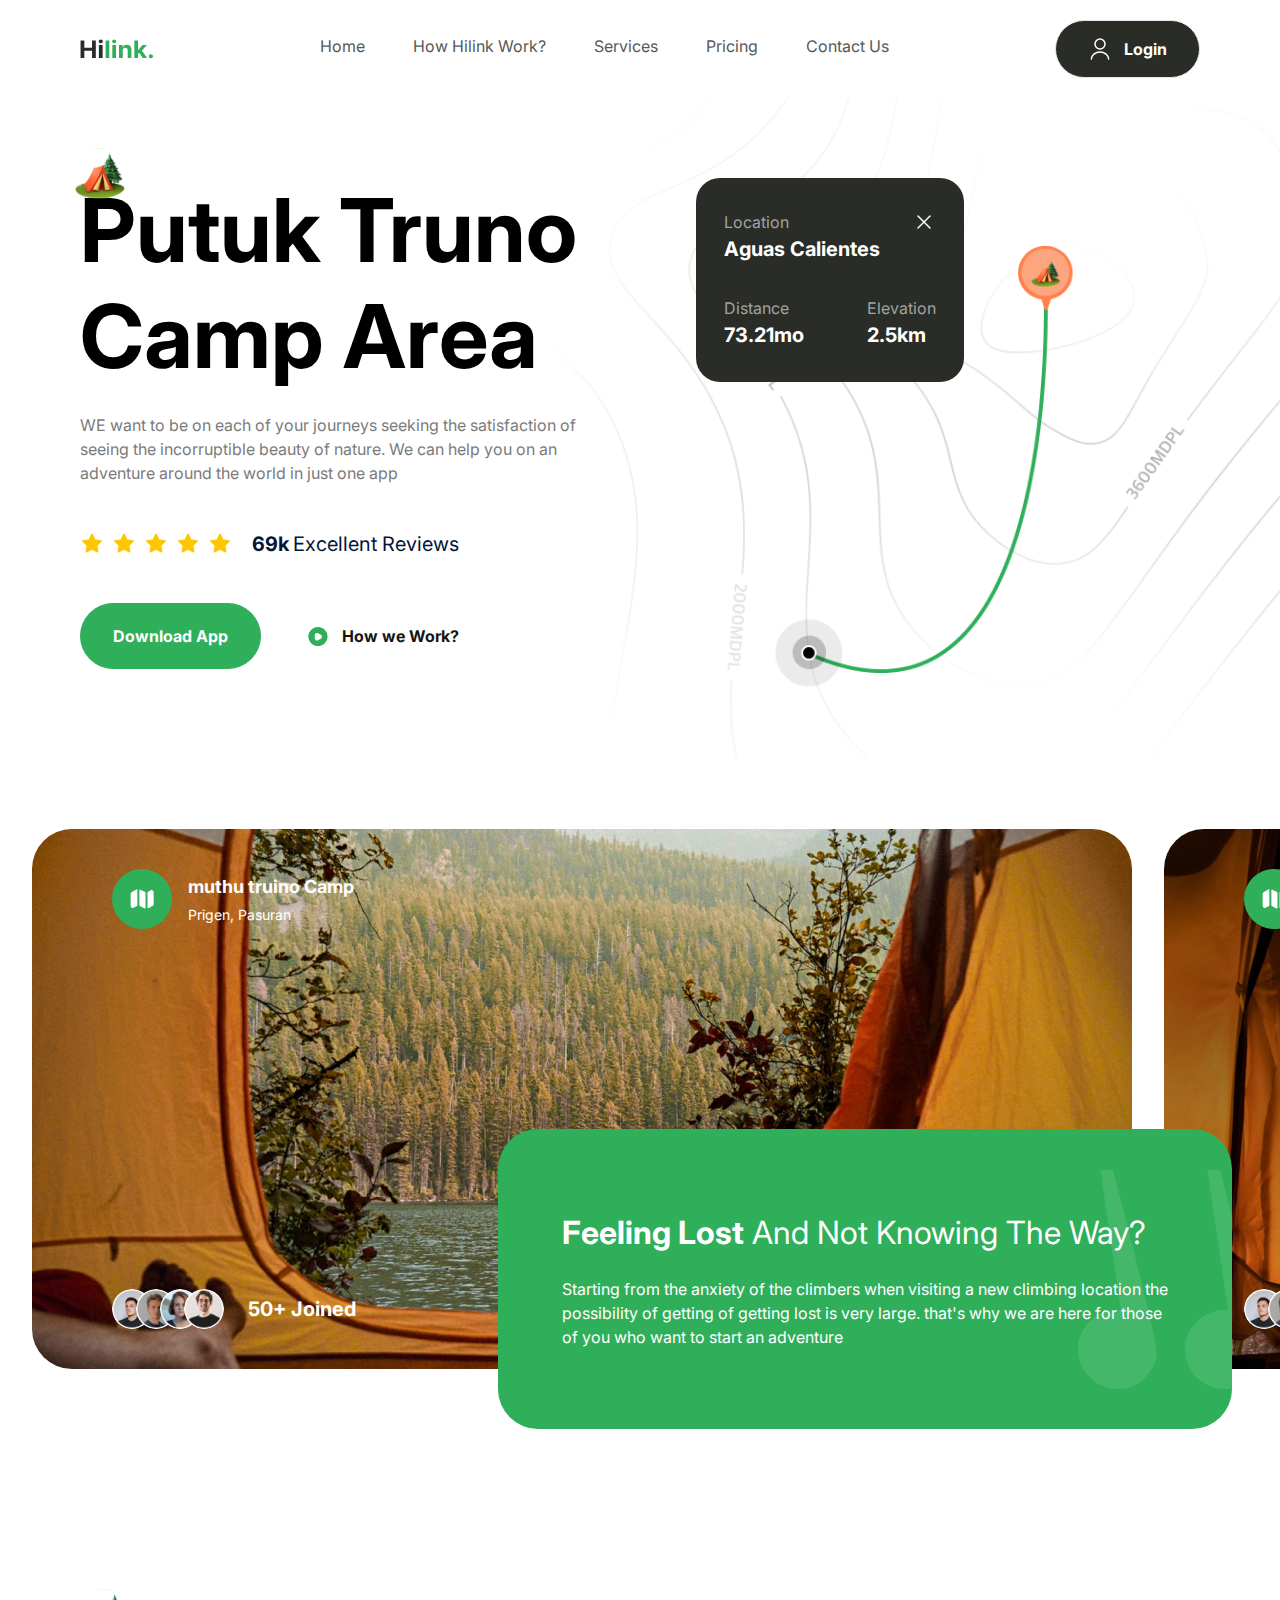
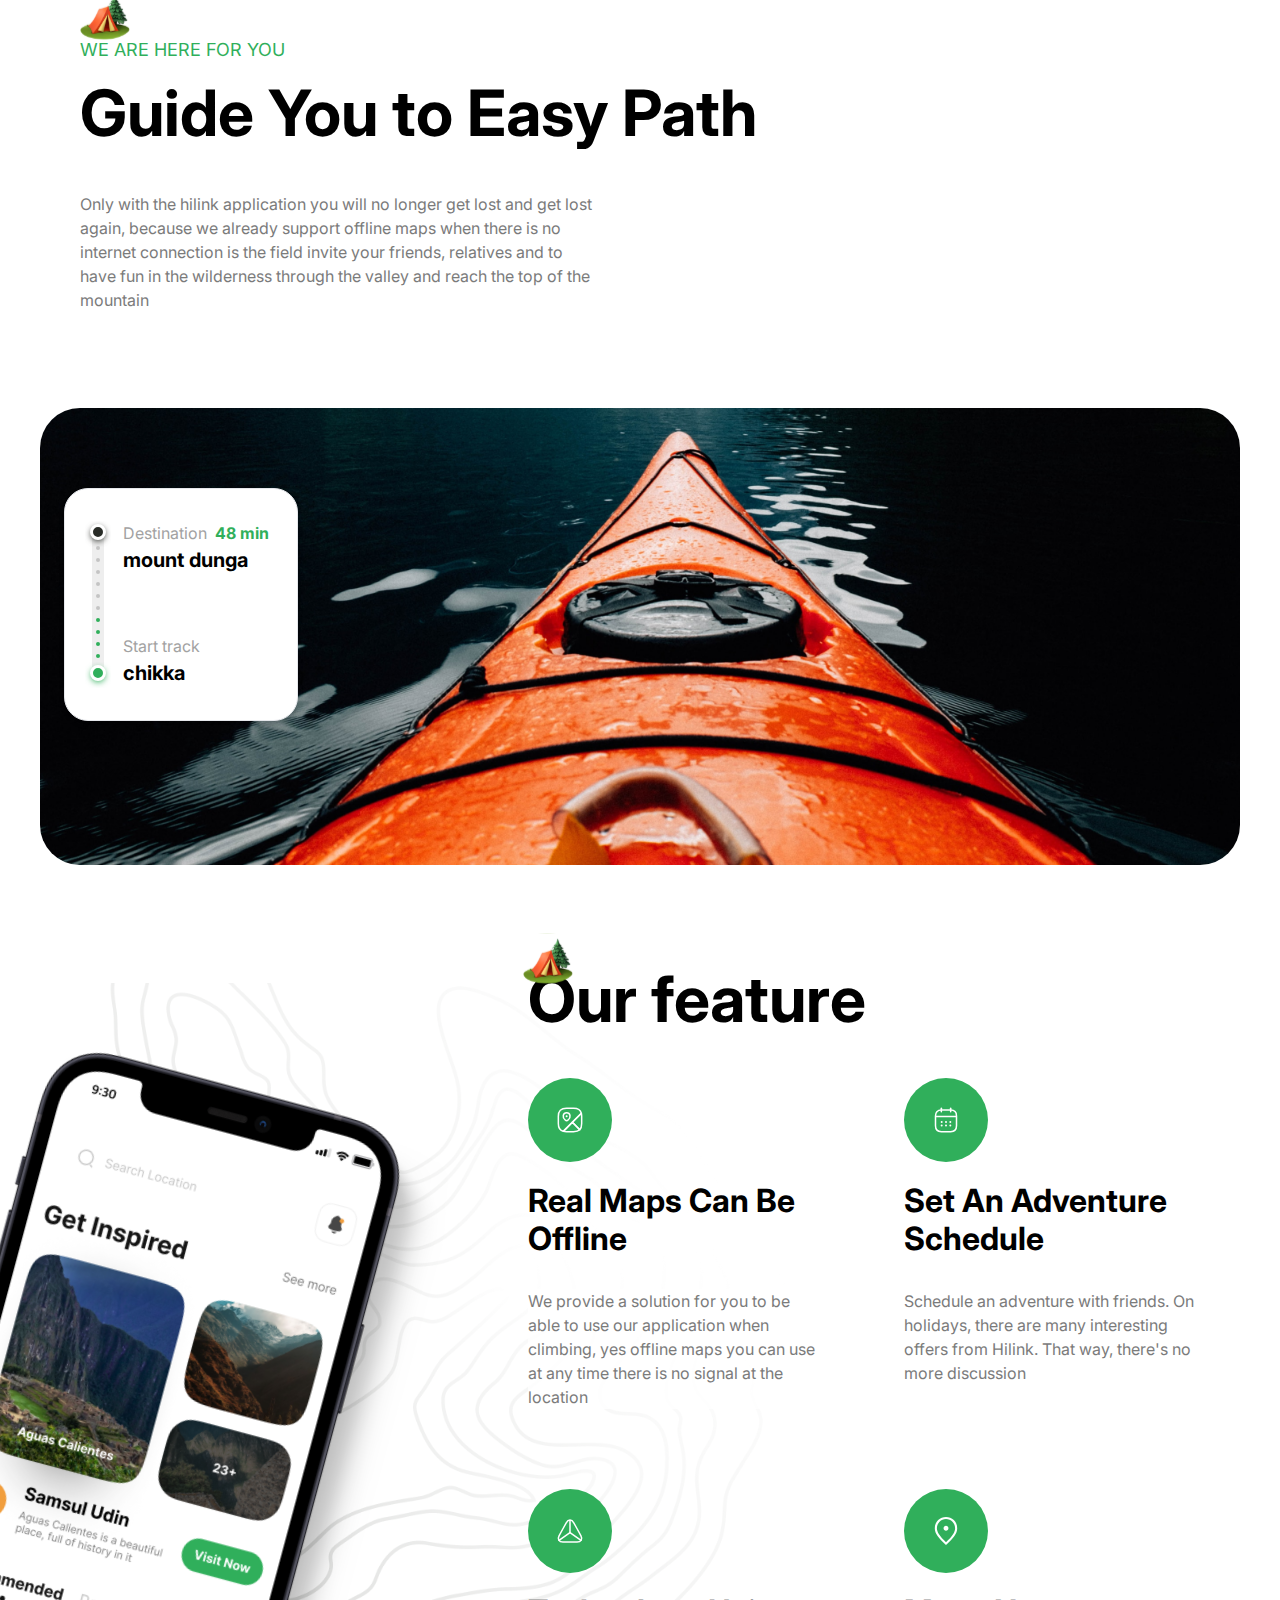
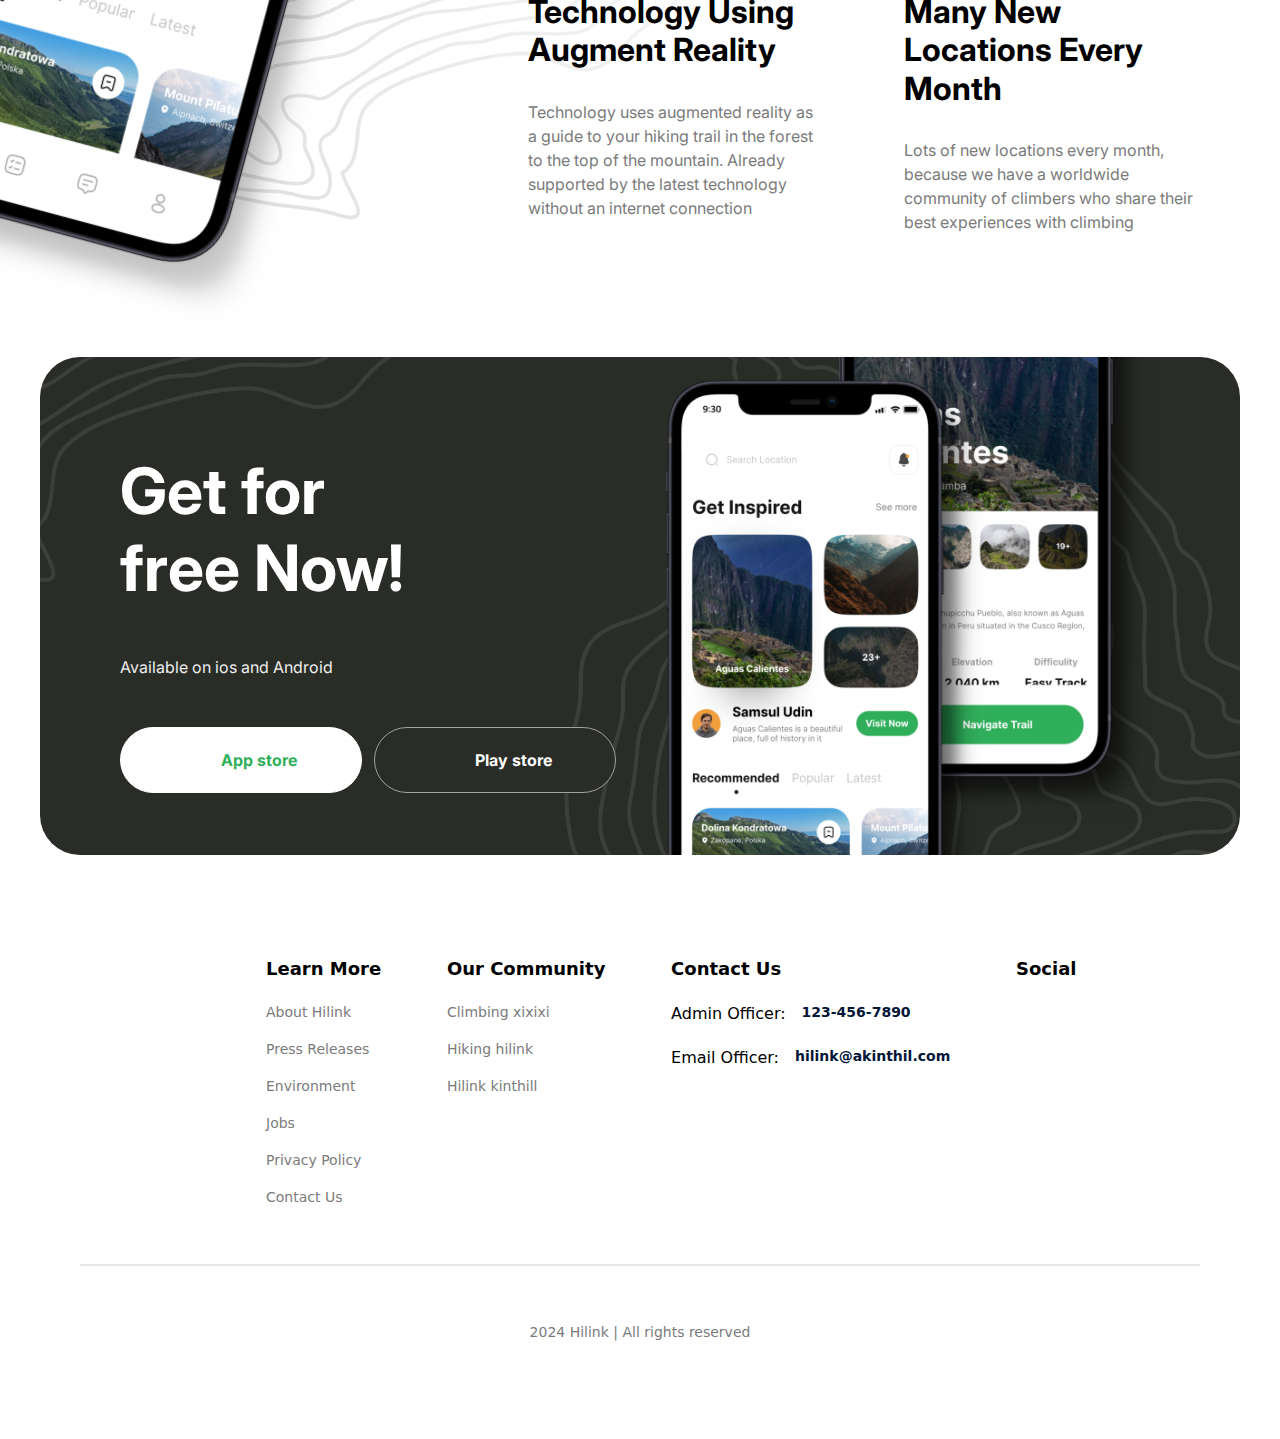
<file: index.html>
<!DOCTYPE html><html lang="en"><head><meta charSet="utf-8"/><meta name="viewport" content="width=device-width, initial-scale=1"/><link rel="stylesheet" href="/_next/static/css/4dff9b68384bceac.css" crossorigin="" data-precedence="next"/><link rel="preload" as="script" fetchPriority="low" href="/_next/static/chunks/webpack-95cb23bbe989a661.js" crossorigin=""/><script src="/_next/static/chunks/fd9d1056-d541f7045da6cc56.js" async="" crossorigin=""></script><script src="/_next/static/chunks/938-ef447588266c0b32.js" async="" crossorigin=""></script><script src="/_next/static/chunks/main-app-fe7aa80d61307217.js" async="" crossorigin=""></script><script src="/_next/static/chunks/986-84d2cb060bccdd3b.js" async=""></script><script src="/_next/static/chunks/app/page-b334ff8cc478b5bf.js" async=""></script><script src="/_next/static/chunks/36-77eaaa53867e1235.js" async=""></script><script src="/_next/static/chunks/app/layout-697487e740c8ff50.js" async=""></script><title>Traval</title><meta name="description" content="Traval UI/UX App for Camping"/><script src="/_next/static/chunks/polyfills-c67a75d1b6f99dc8.js" crossorigin="" noModule=""></script></head><body><nav class=" flexBetween max-contaner padding-container relative z-30 py-5 overflow-hidden  "><a href="/"><img alt="logo" loading="lazy" width="74" height="29" decoding="async" data-nimg="1" style="color:transparent" src="/_next/static/media/hilink-logo.67827621.svg"/></a><ul class="hidden h-full gap-12 lg:flex"><a class="regular-16 text-gray-50 flexCenter cursor-pointer pb-1.5 transition-all hover:font-bold" href="/">Home</a><a class="regular-16 text-gray-50 flexCenter cursor-pointer pb-1.5 transition-all hover:font-bold" href="/">How Hilink Work?</a><a class="regular-16 text-gray-50 flexCenter cursor-pointer pb-1.5 transition-all hover:font-bold" href="/">Services</a><a class="regular-16 text-gray-50 flexCenter cursor-pointer pb-1.5 transition-all hover:font-bold" href="/">Pricing </a><a class="regular-16 text-gray-50 flexCenter cursor-pointer pb-1.5 transition-all hover:font-bold" href="/">Contact Us</a></ul><div class="lg:flexCenter hidden"><button type="button" class="flexCenter gap-3 rounded-full border btn_dark_green  undefined"><img alt="button" loading="lazy" width="24" height="24" decoding="async" data-nimg="1" style="color:transparent" src="/user.svg"/><label class="bold-16 whitespace-nowrap cursor-pointer">Login</label></button></div><div class="p-0 lg:hidden"><img alt="menu" loading="lazy" width="32" height="32" decoding="async" data-nimg="1" class="inline-block cursor-pointer lg:hidden" style="color:transparent" src="menu.svg"/></div><div class="  w-full h-screen lg:hidden absolute top-0 left-full  z-34 bg-white flex justify-around   flex-col gap-0 ease-in-out duration-500   "><ul class="flex justify-start items-center flex-col gap-6 h-full "><div class="w-full  cursor-pointer  flex  justify-end items-end  mt-5 px-7"><img alt="back" loading="lazy" width="36" height="36" decoding="async" data-nimg="1" style="color:transparent" src="/_next/static/media/cross.f7ef0b6e.svg"/></div><a class="regular-16 flexCenter text-gray-50 pb-1.5 " href="/">Home</a><a class="regular-16 flexCenter text-gray-50 pb-1.5 " href="/">How Hilink Work?</a><a class="regular-16 flexCenter text-gray-50 pb-1.5 " href="/">Services</a><a class="regular-16 flexCenter text-gray-50 pb-1.5 " href="/">Pricing </a><a class="regular-16 flexCenter text-gray-50 pb-1.5 " href="/">Contact Us</a><div class="lg:hidden flexCenter  "><button type="button" class="flexCenter gap-3 rounded-full border btn_dark_green  undefined"><img alt="button" loading="lazy" width="24" height="24" decoding="async" data-nimg="1" style="color:transparent" src="/user.svg"/><label class="bold-16 whitespace-nowrap cursor-pointer">Login</label></button></div></ul></div></nav><main class="relative overflow-hidden"><section class="max-container padding-container flex flex-col gap-20 py-10 pb-32 md:gap-28 lg:py-20 xl:flex-row"><div class="hero-map"></div><div class="relative z-20 flex  flex-1 flex-col xl:w-1/2"><img alt="camp" loading="lazy" width="50" height="50" decoding="async" data-nimg="1" class="absolute left-[-5px] top-[-30px] w-10 lg:w-[50px]" style="color:transparent" src="/camp.svg"/><h1 class="bold-52 lg:bold-88">Putuk Truno Camp Area</h1><p class="regular-16 mt-6 text-gray-30 xl:max-w-[520px]">WE want to be on each of your journeys seeking the satisfaction of seeing the incorruptible beauty of nature. We can help you on an adventure around the world in just one app</p><div class="my-11 flex flex-wrap gap-5"><div class="flex items-center gap-2 "><img alt="star" loading="lazy" width="24" height="24" decoding="async" data-nimg="1" style="color:transparent" src="/star.svg"/><img alt="star" loading="lazy" width="24" height="24" decoding="async" data-nimg="1" style="color:transparent" src="/star.svg"/><img alt="star" loading="lazy" width="24" height="24" decoding="async" data-nimg="1" style="color:transparent" src="/star.svg"/><img alt="star" loading="lazy" width="24" height="24" decoding="async" data-nimg="1" style="color:transparent" src="/star.svg"/><img alt="star" loading="lazy" width="24" height="24" decoding="async" data-nimg="1" style="color:transparent" src="/star.svg"/></div><p class="bold-16 lg:bold-20 text-blue-70">69k<span class="regular-16 lg:regular-20 ml-1 ">Excellent Reviews</span></p></div><div class="flex flex-col w-full gap-3 sm:flex-row"><button type="button" class="flexCenter gap-3 rounded-full border btn_green  undefined"><label class="bold-16 whitespace-nowrap cursor-pointer">Download App</label></button><button type="button" class="flexCenter gap-3 rounded-full border btn_white_text  undefined"><img alt="button" loading="lazy" width="24" height="24" decoding="async" data-nimg="1" style="color:transparent" src="/play.svg"/><label class="bold-16 whitespace-nowrap cursor-pointer">How we Work?</label></button></div></div><div class="relative flex flex-1 items-start "><div class="relative z-20 flex w-[268px] flex-col gap-8 rounded-3xl bg-green-90 px-7 py-8"><div class="flex flex-col"><div class="flexBetween"><p class="regular-16 text-gray-20">Location</p><img alt="close" loading="lazy" width="24" height="24" decoding="async" data-nimg="1" style="color:transparent" src="/close.svg"/></div><p class="bold-20 text-white">Aguas Calientes</p></div><div class="flexBetween"><div class="flex flex-col"><p class="regular-16 block  text-gray-20">Distance</p><p class="bold-20 text-white">73.21mo</p></div><div class="flex flex-col"><p class="regular-16 block  text-gray-20">Elevation</p><p class="bold-20 text-white">2.5km</p></div></div></div></div></section><section class=" 2xl:max-conatiner relative flex flex-col py-10 lg:mb-10 lg:py-20 xl:mb-20"><div class="hide-scrollbar flex h-[340px] w-full items-start justify-start gap-8 overflow-x-auto  lg:px-8 lg:h-[400px] xl:h-[540px] "><div class="h-full w-full min-w-[1100px] bg-bg-img-2 bg-cover bg-no-repeat lg:rounded-5xl 2xl:rounded-5xl"><div class="flex h-full flex-col items-start justify-between p-6 lg:px-20 lg:py-10 "><div class="flexCenter gap-4 "><div class="rounded-full bg-green-50 p-4"><img alt="map" loading="lazy" width="28" height="28" decoding="async" data-nimg="1" style="color:transparent" src="/folded-map.svg"/></div><div class="flex flex-col gap-1"><h4 class="bold-18 text-white">muthu truino Camp</h4><p class="regular-14 text-white">Prigen, Pasuran</p></div></div><div class="flexCenter gap-6"><span class="flex -space-x-4 overflow-hidden"><img alt="person" loading="lazy" width="52" height="52" decoding="async" data-nimg="1" class="inline-block h-10 w-10 rounded-full" style="color:transparent" src="/person-1.png"/><img alt="person" loading="lazy" width="52" height="52" decoding="async" data-nimg="1" class="inline-block h-10 w-10 rounded-full" style="color:transparent" src="/person-2.png"/><img alt="person" loading="lazy" width="52" height="52" decoding="async" data-nimg="1" class="inline-block h-10 w-10 rounded-full" style="color:transparent" src="/person-3.png"/><img alt="person" loading="lazy" width="52" height="52" decoding="async" data-nimg="1" class="inline-block h-10 w-10 rounded-full" style="color:transparent" src="/person-4.png"/></span><p class="bold-16 md:bold-20 text-white">50+ Joined</p></div></div></div><div class="h-full w-full min-w-[1100px] bg-bg-img-1 bg-cover bg-no-repeat lg:rounded-5xl 2xl:rounded-5xl"><div class="flex h-full flex-col items-start justify-between p-6 lg:px-20 lg:py-10 "><div class="flexCenter gap-4 "><div class="rounded-full bg-green-50 p-4"><img alt="map" loading="lazy" width="28" height="28" decoding="async" data-nimg="1" style="color:transparent" src="/folded-map.svg"/></div><div class="flex flex-col gap-1"><h4 class="bold-18 text-white">Mountain view Camp</h4><p class="regular-14 text-white">Prigen, Pasuran</p></div></div><div class="flexCenter gap-6"><span class="flex -space-x-4 overflow-hidden"><img alt="person" loading="lazy" width="52" height="52" decoding="async" data-nimg="1" class="inline-block h-10 w-10 rounded-full" style="color:transparent" src="/person-1.png"/><img alt="person" loading="lazy" width="52" height="52" decoding="async" data-nimg="1" class="inline-block h-10 w-10 rounded-full" style="color:transparent" src="/person-2.png"/><img alt="person" loading="lazy" width="52" height="52" decoding="async" data-nimg="1" class="inline-block h-10 w-10 rounded-full" style="color:transparent" src="/person-3.png"/><img alt="person" loading="lazy" width="52" height="52" decoding="async" data-nimg="1" class="inline-block h-10 w-10 rounded-full" style="color:transparent" src="/person-4.png"/></span><p class="bold-16 md:bold-20 text-white">60+ Joined</p></div></div></div></div><div class="flexEnd mt-10 px-6 lg:-mt-60 lg:mr-6"><div class="bg-green-50 p-8 lg:max-w-[500px] xl:max-w-[734px] xl:rounded-5xl xl:px-16 xl:py-20 relative w-full   overflow-hidden rounded-3xl"><h2 class="regular-24 md:regular-32 2xl:regular-64 capitalize text-white"><strong>Feeling Lost</strong> And Not Knowing The Way?</h2><p class="regular-14 xl:regular-16 mt-5 text-white">Starting from the anxiety of the climbers when visiting a new climbing location the possibility of getting of getting lost is very large. that&#x27;s why we are here for those of you who want to start an adventure</p><img alt="camp-2" loading="lazy" width="186" height="219" decoding="async" data-nimg="1" class="camp-quote" style="color:transparent" src="/quote.svg"/></div></div></section><section class="flextCenter flex-col"><div class=" padding-container max-container w-full pb-24"><img alt="camp" loading="lazy" width="50" height="50" decoding="async" data-nimg="1" style="color:transparent" src="/camp.svg"/><p class="uppercase regular-18 -mt-1 mb-3 text-green-50">we are here for you</p><div class="flex flex-wrap justify-between gap-5 lg:gap-10 "><h2 class="bold-40 lg:bold-64 xl:max:w-[390px]">Guide You to Easy Path</h2><p class="regular-16 text-gray-30 xl:max-w-[520px]">Only with the hilink application you will no longer get lost and get lost again, because we already support offline maps when there is no internet connection  is the field invite your friends, relatives and to have fun in the wilderness through the valley and reach the top of the mountain</p></div></div><div class="flexCenter max-conatiner relative w-full xl:px-10"><img alt="boat" loading="lazy" width="1280" height="480" decoding="async" data-nimg="1" class="w-full object-cover object-center   xl:rounded-5xl " style="color:transparent" src="/boat.png"/><div class="absolute flex bg-white py-8 pl-5 pr-7 gap-3 rounded-3xl border shadow-md md:left-[5%] lg:top-20"><img alt="meter" loading="lazy" width="16" height="158" decoding="async" data-nimg="1" class="h-full w-auto" style="color:transparent" src="/meter.svg"/><div class="flexBetween flex-col "><div class="flex w-full flex-col"><div class="flexBetween gap-2 w-full"><p class="regular-16 text-gray-20 ">Destination</p><p class="bold-16 text-green-50">48 min</p></div><p class="bold-20 ">mount dunga </p></div><div class="flex w-full flex-col"><p class="regular-16 text-gray-20 ">Start track</p><h4 class="bold-20 ">  chikka </h4></div></div></div></div></section><section class=" flex-col flexCenter overflow-hidden bg-feature-bg bg-center bg-no-repeat py-24"><div class="max-container flex padding-container relative w-full justify-end"><div class=" flex flex-1 lg:h-[900px]"><img alt="phone" loading="lazy" width="440" height="1000" decoding="async" data-nimg="1" class="feature-phone" style="color:transparent" src="/phone.png"/></div><div class="z-20 flex w-full flex-col lg:w-[60%]"><div class="relative "><img alt="camp " loading="lazy" width="50" height="50" decoding="async" data-nimg="1" class="absolute left-[-5px] top-[-28px] lg:w-[50px]" style="color:transparent" src="/camp.svg"/></div><h2 class="bold-40 lg:bold-64">Our feature</h2><ul class="mt-10 grid gap-10 md:grid-cols-2 lg:mg-20 lg:gap-20"><li class=" flex w-full flex-1 flex-col items-start"><div class="rounded-full p-4 lg:p-7 bg-green-50"><img alt="icon" loading="lazy" width="28" height="28" decoding="async" data-nimg="1" style="color:transparent" src="/map.svg"/></div><h2 class="bold-20 lg:bold-32 mt-5 capitalize">Real maps can be offline</h2><p class="regular-16 mt-5 bg-white/80 text-gray-30 lg:mt-[30px] lg:bg-none">We provide a solution for you to be able to use our application when climbing, yes offline maps you can use at any time there is no signal at the location</p></li><li class=" flex w-full flex-1 flex-col items-start"><div class="rounded-full p-4 lg:p-7 bg-green-50"><img alt="icon" loading="lazy" width="28" height="28" decoding="async" data-nimg="1" style="color:transparent" src="/calendar.svg"/></div><h2 class="bold-20 lg:bold-32 mt-5 capitalize">Set an adventure schedule</h2><p class="regular-16 mt-5 bg-white/80 text-gray-30 lg:mt-[30px] lg:bg-none">Schedule an adventure with friends. On holidays, there are many interesting offers from Hilink. That way, there&#x27;s no more discussion</p></li><li class=" flex w-full flex-1 flex-col items-start"><div class="rounded-full p-4 lg:p-7 bg-green-50"><img alt="icon" loading="lazy" width="28" height="28" decoding="async" data-nimg="1" style="color:transparent" src="/tech.svg"/></div><h2 class="bold-20 lg:bold-32 mt-5 capitalize">Technology using augment reality</h2><p class="regular-16 mt-5 bg-white/80 text-gray-30 lg:mt-[30px] lg:bg-none">Technology uses augmented reality as a guide to your hiking trail in the forest to the top of the mountain. Already supported by the latest technology without an internet connection</p></li><li class=" flex w-full flex-1 flex-col items-start"><div class="rounded-full p-4 lg:p-7 bg-green-50"><img alt="icon" loading="lazy" width="28" height="28" decoding="async" data-nimg="1" style="color:transparent" src="/location.svg"/></div><h2 class="bold-20 lg:bold-32 mt-5 capitalize">Many new locations every month</h2><p class="regular-16 mt-5 bg-white/80 text-gray-30 lg:mt-[30px] lg:bg-none">Lots of new locations every month, because we have a worldwide community of climbers who share their best experiences with climbing</p></li></ul></div></div></section><section class="flexCenter w-full flex-col pb-[100px] xl:px-10"><div class="get-app"><div class="z-20 flex w-full flex-1 flex-col items-start justift-center gap-12"><h2 class="bold-40 lg:bold-64 xl:max-w-[320px]">Get for free Now!</h2><p class="regular-16 text-gray-10 ">Available on ios and Android</p><div class="flex w-full flex-col  gap-3 whitespace-nowrap xl:flex-row"><button type="button" class="flexCenter gap-3 rounded-full border btn_white  w-full"><img alt="button" loading="lazy" width="24" height="24" decoding="async" data-nimg="1" style="color:transparent" src="/apple.svg"/><label class="bold-16 whitespace-nowrap cursor-pointer">App store</label></button><button type="button" class="flexCenter gap-3 rounded-full border btn_dark_green_outline  w-full"><img alt="button" loading="lazy" width="24" height="24" decoding="async" data-nimg="1" style="color:transparent" src="/android.svg"/><label class="bold-16 whitespace-nowrap cursor-pointer">Play store</label></button></div></div><div class="flex flex-1 items-center justify-end"><img alt="phones" loading="lazy" width="550" height="870" decoding="async" data-nimg="1" style="color:transparent" src="/phones.png"/></div></div></section></main><footer class="flexCenter mb-24"><div class="padding-container max-container flex w-full flex-col gap-14"><div class="flex flex-col items-start justify-center gap-[10%] md:flex-row"><a class="mb-10" href="/"><img alt="logo" loading="lazy" width="74" height="29" decoding="async" data-nimg="1" style="color:transparent" src="hilink-logo.svg"/></a><div class="flex flex-wrap gap-10 sm:justify-between md:flex-1"><div class="flex flex-col gap-5"><h4 class="bold-18 whitespace-nowrap"> <!-- -->Learn More<!-- --> </h4><ul class="regular-14 flex flex-col gap-4 text-gray-30"><a href="/">About Hilink</a><a href="/">Press Releases</a><a href="/">Environment</a><a href="/">Jobs</a><a href="/">Privacy Policy</a><a href="/">Contact Us</a></ul></div><div class="flex flex-col gap-5"><h4 class="bold-18 whitespace-nowrap"> <!-- -->Our Community<!-- --> </h4><ul class="regular-14 flex flex-col gap-4 text-gray-30"><a href="/">Climbing xixixi</a><a href="/">Hiking hilink</a><a href="/">Hilink kinthill</a></ul></div><div class="flex flex-col gap-5"><div class="flex flex-col gap-5"><h4 class="bold-18 whitespace-nowrap"> <!-- -->Contact Us<!-- --> </h4><a class="flex gap-4 md:flex-col lg:flex-row" href="/"><p class="whitespace-nowrap">Admin Officer<!-- -->:</p><p class="medium-14 whitespace-nowrap text-blue-70">123-456-7890</p></a><a class="flex gap-4 md:flex-col lg:flex-row" href="/"><p class="whitespace-nowrap">Email Officer<!-- -->:</p><p class="medium-14 whitespace-nowrap text-blue-70">hilink@akinthil.com</p></a></div></div><div class="flex flex-col gap-5 "><div class="flex flex-col gap-5"><h4 class="bold-18 whitespace-nowrap"> <!-- -->Social<!-- --> </h4><ul class="regular-14 flex gap-4 text-gray-30"><a class="" href="/"><img alt="social" loading="lazy" width="24" height="24" decoding="async" data-nimg="1" style="color:transparent" src="/facebook.svg"/></a><a class="" href="/"><img alt="social" loading="lazy" width="24" height="24" decoding="async" data-nimg="1" style="color:transparent" src="/instagram.svg"/></a><a class="" href="/"><img alt="social" loading="lazy" width="24" height="24" decoding="async" data-nimg="1" style="color:transparent" src="/twitter.svg"/></a><a class="" href="/"><img alt="social" loading="lazy" width="24" height="24" decoding="async" data-nimg="1" style="color:transparent" src="/youtube.svg"/></a><a class="" href="/"><img alt="social" loading="lazy" width="24" height="24" decoding="async" data-nimg="1" style="color:transparent" src="/wordpress.svg"/></a></ul></div></div></div></div><div class="border bg-gray-20"></div><p class="regular-14 w-full text-center text-gray-30">2024 Hilink | All rights reserved</p></div></footer><script src="/_next/static/chunks/webpack-95cb23bbe989a661.js" crossorigin="" async=""></script><script>(self.__next_f=self.__next_f||[]).push([0]);self.__next_f.push([2,null])</script><script>self.__next_f.push([1,"1:HL[\"/_next/static/css/4dff9b68384bceac.css\",\"style\",{\"crossOrigin\":\"\"}]\n0:\"$L2\"\n"])</script><script>self.__next_f.push([1,"3:I[7690,[],\"\"]\n5:I[3519,[\"986\",\"static/chunks/986-84d2cb060bccdd3b.js\",\"931\",\"static/chunks/app/page-b334ff8cc478b5bf.js\"],\"\"]\n6:I[1749,[\"986\",\"static/chunks/986-84d2cb060bccdd3b.js\",\"931\",\"static/chunks/app/page-b334ff8cc478b5bf.js\"],\"Image\"]\n7:I[620,[\"986\",\"static/chunks/986-84d2cb060bccdd3b.js\",\"36\",\"static/chunks/36-77eaaa53867e1235.js\",\"185\",\"static/chunks/app/layout-697487e740c8ff50.js\"],\"\"]\n8:I[5613,[],\"\"]\n9:I[1778,[],\"\"]\na:I[5250,[\"986\",\"static/chunks/986-84d2cb060bccdd3b.js\",\"36\",\"static/chunks/36"])</script><script>self.__next_f.push([1,"-77eaaa53867e1235.js\",\"185\",\"static/chunks/app/layout-697487e740c8ff50.js\"],\"\"]\nc:I[8955,[],\"\"]\n"])</script><script>self.__next_f.push([1,"2:[[[\"$\",\"link\",\"0\",{\"rel\":\"stylesheet\",\"href\":\"/_next/static/css/4dff9b68384bceac.css\",\"precedence\":\"next\",\"crossOrigin\":\"\"}]],[\"$\",\"$L3\",null,{\"buildId\":\"cE2kJXzbwWT6PwQ71n7_h\",\"assetPrefix\":\"\",\"initialCanonicalUrl\":\"/\",\"initialTree\":[\"\",{\"children\":[\"__PAGE__\",{}]},\"$undefined\",\"$undefined\",true],\"initialSeedData\":[\"\",{\"children\":[\"__PAGE__\",{},[\"$L4\",[[\"$\",\"$L5\",null,{}],[\"$\",\"section\",null,{\"className\":\" 2xl:max-conatiner relative flex flex-col py-10 lg:mb-10 lg:py-20 xl:mb-20\",\"children\":[[\"$\",\"div\",null,{\"className\":\"hide-scrollbar flex h-[340px] w-full items-start justify-start gap-8 overflow-x-auto  lg:px-8 lg:h-[400px] xl:h-[540px] \",\"children\":[[\"$\",\"div\",null,{\"className\":\"h-full w-full min-w-[1100px] bg-bg-img-2 bg-cover bg-no-repeat lg:rounded-5xl 2xl:rounded-5xl\",\"children\":[\"$\",\"div\",null,{\"className\":\"flex h-full flex-col items-start justify-between p-6 lg:px-20 lg:py-10 \",\"children\":[[\"$\",\"div\",null,{\"className\":\"flexCenter gap-4 \",\"children\":[[\"$\",\"div\",null,{\"className\":\"rounded-full bg-green-50 p-4\",\"children\":[\"$\",\"$L6\",null,{\"src\":\"/folded-map.svg\",\"alt\":\"map\",\"width\":28,\"height\":28}]}],[\"$\",\"div\",null,{\"className\":\"flex flex-col gap-1\",\"children\":[[\"$\",\"h4\",null,{\"className\":\"bold-18 text-white\",\"children\":\"muthu truino Camp\"}],[\"$\",\"p\",null,{\"className\":\"regular-14 text-white\",\"children\":\"Prigen, Pasuran\"}]]}]]}],[\"$\",\"div\",null,{\"className\":\"flexCenter gap-6\",\"children\":[[\"$\",\"span\",null,{\"className\":\"flex -space-x-4 overflow-hidden\",\"children\":[[\"$\",\"$L6\",\"/person-1.png\",{\"className\":\"inline-block h-10 w-10 rounded-full\",\"src\":\"/person-1.png\",\"alt\":\"person\",\"width\":52,\"height\":52}],[\"$\",\"$L6\",\"/person-2.png\",{\"className\":\"inline-block h-10 w-10 rounded-full\",\"src\":\"/person-2.png\",\"alt\":\"person\",\"width\":52,\"height\":52}],[\"$\",\"$L6\",\"/person-3.png\",{\"className\":\"inline-block h-10 w-10 rounded-full\",\"src\":\"/person-3.png\",\"alt\":\"person\",\"width\":52,\"height\":52}],[\"$\",\"$L6\",\"/person-4.png\",{\"className\":\"inline-block h-10 w-10 rounded-full\",\"src\":\"/person-4.png\",\"alt\":\"person\",\"width\":52,\"height\":52}]]}],[\"$\",\"p\",null,{\"className\":\"bold-16 md:bold-20 text-white\",\"children\":\"50+ Joined\"}]]}]]}]}],[\"$\",\"div\",null,{\"className\":\"h-full w-full min-w-[1100px] bg-bg-img-1 bg-cover bg-no-repeat lg:rounded-5xl 2xl:rounded-5xl\",\"children\":[\"$\",\"div\",null,{\"className\":\"flex h-full flex-col items-start justify-between p-6 lg:px-20 lg:py-10 \",\"children\":[[\"$\",\"div\",null,{\"className\":\"flexCenter gap-4 \",\"children\":[[\"$\",\"div\",null,{\"className\":\"rounded-full bg-green-50 p-4\",\"children\":[\"$\",\"$L6\",null,{\"src\":\"/folded-map.svg\",\"alt\":\"map\",\"width\":28,\"height\":28}]}],[\"$\",\"div\",null,{\"className\":\"flex flex-col gap-1\",\"children\":[[\"$\",\"h4\",null,{\"className\":\"bold-18 text-white\",\"children\":\"Mountain view Camp\"}],[\"$\",\"p\",null,{\"className\":\"regular-14 text-white\",\"children\":\"Prigen, Pasuran\"}]]}]]}],[\"$\",\"div\",null,{\"className\":\"flexCenter gap-6\",\"children\":[[\"$\",\"span\",null,{\"className\":\"flex -space-x-4 overflow-hidden\",\"children\":[[\"$\",\"$L6\",\"/person-1.png\",{\"className\":\"inline-block h-10 w-10 rounded-full\",\"src\":\"/person-1.png\",\"alt\":\"person\",\"width\":52,\"height\":52}],[\"$\",\"$L6\",\"/person-2.png\",{\"className\":\"inline-block h-10 w-10 rounded-full\",\"src\":\"/person-2.png\",\"alt\":\"person\",\"width\":52,\"height\":52}],[\"$\",\"$L6\",\"/person-3.png\",{\"className\":\"inline-block h-10 w-10 rounded-full\",\"src\":\"/person-3.png\",\"alt\":\"person\",\"width\":52,\"height\":52}],[\"$\",\"$L6\",\"/person-4.png\",{\"className\":\"inline-block h-10 w-10 rounded-full\",\"src\":\"/person-4.png\",\"alt\":\"person\",\"width\":52,\"height\":52}]]}],[\"$\",\"p\",null,{\"className\":\"bold-16 md:bold-20 text-white\",\"children\":\"60+ Joined\"}]]}]]}]}]]}],[\"$\",\"div\",null,{\"className\":\"flexEnd mt-10 px-6 lg:-mt-60 lg:mr-6\",\"children\":[\"$\",\"div\",null,{\"className\":\"bg-green-50 p-8 lg:max-w-[500px] xl:max-w-[734px] xl:rounded-5xl xl:px-16 xl:py-20 relative w-full   overflow-hidden rounded-3xl\",\"children\":[[\"$\",\"h2\",null,{\"className\":\"regular-24 md:regular-32 2xl:regular-64 capitalize text-white\",\"children\":[[\"$\",\"strong\",null,{\"children\":\"Feeling Lost\"}],\" And Not Knowing The Way?\"]}],[\"$\",\"p\",null,{\"className\":\"regular-14 xl:regular-16 mt-5 text-white\",\"children\":\"Starting from the anxiety of the climbers when visiting a new climbing location the possibility of getting of getting lost is very large. that's why we are here for those of you who want to start an adventure\"}],[\"$\",\"$L6\",null,{\"src\":\"/quote.svg\",\"alt\":\"camp-2\",\"height\":219,\"width\":186,\"className\":\"camp-quote\"}]]}]}]]}],[\"$\",\"section\",null,{\"className\":\"flextCenter flex-col\",\"children\":[[\"$\",\"div\",null,{\"className\":\" padding-container max-container w-full pb-24\",\"children\":[[\"$\",\"$L6\",null,{\"src\":\"/camp.svg\",\"height\":50,\"width\":50,\"alt\":\"camp\"}],[\"$\",\"p\",null,{\"className\":\"uppercase regular-18 -mt-1 mb-3 text-green-50\",\"children\":\"we are here for you\"}],[\"$\",\"div\",null,{\"className\":\"flex flex-wrap justify-between gap-5 lg:gap-10 \",\"children\":[[\"$\",\"h2\",null,{\"className\":\"bold-40 lg:bold-64 xl:max:w-[390px]\",\"children\":\"Guide You to Easy Path\"}],[\"$\",\"p\",null,{\"className\":\"regular-16 text-gray-30 xl:max-w-[520px]\",\"children\":\"Only with the hilink application you will no longer get lost and get lost again, because we already support offline maps when there is no internet connection  is the field invite your friends, relatives and to have fun in the wilderness through the valley and reach the top of the mountain\"}]]}]]}],[\"$\",\"div\",null,{\"className\":\"flexCenter max-conatiner relative w-full xl:px-10\",\"children\":[[\"$\",\"$L6\",null,{\"src\":\"/boat.png\",\"alt\":\"boat\",\"width\":1280,\"height\":480,\"className\":\"w-full object-cover object-center   xl:rounded-5xl \"}],[\"$\",\"div\",null,{\"className\":\"absolute flex bg-white py-8 pl-5 pr-7 gap-3 rounded-3xl border shadow-md md:left-[5%] lg:top-20\",\"children\":[[\"$\",\"$L6\",null,{\"src\":\"/meter.svg\",\"alt\":\"meter\",\"width\":16,\"height\":158,\"className\":\"h-full w-auto\"}],[\"$\",\"div\",null,{\"className\":\"flexBetween flex-col \",\"children\":[[\"$\",\"div\",null,{\"className\":\"flex w-full flex-col\",\"children\":[[\"$\",\"div\",null,{\"className\":\"flexBetween gap-2 w-full\",\"children\":[[\"$\",\"p\",null,{\"className\":\"regular-16 text-gray-20 \",\"children\":\"Destination\"}],[\"$\",\"p\",null,{\"className\":\"bold-16 text-green-50\",\"children\":\"48 min\"}]]}],[\"$\",\"p\",null,{\"className\":\"bold-20 \",\"children\":\"mount dunga \"}]]}],[\"$\",\"div\",null,{\"className\":\"flex w-full flex-col\",\"children\":[[\"$\",\"p\",null,{\"className\":\"regular-16 text-gray-20 \",\"children\":\"Start track\"}],[\"$\",\"h4\",null,{\"className\":\"bold-20 \",\"children\":\"  chikka \"}]]}]]}]]}]]}]]}],[\"$\",\"section\",null,{\"className\":\" flex-col flexCenter overflow-hidden bg-feature-bg bg-center bg-no-repeat py-24\",\"children\":[\"$\",\"div\",null,{\"className\":\"max-container flex padding-container relative w-full justify-end\",\"children\":[[\"$\",\"div\",null,{\"className\":\" flex flex-1 lg:h-[900px]\",\"children\":[\"$\",\"$L6\",null,{\"src\":\"/phone.png\",\"alt\":\"phone\",\"width\":440,\"height\":1000,\"className\":\"feature-phone\"}]}],[\"$\",\"div\",null,{\"className\":\"z-20 flex w-full flex-col lg:w-[60%]\",\"children\":[[\"$\",\"div\",null,{\"className\":\"relative \",\"children\":[\"$\",\"$L6\",null,{\"src\":\"/camp.svg\",\"alt\":\"camp \",\"width\":50,\"height\":50,\"className\":\"absolute left-[-5px] top-[-28px] lg:w-[50px]\"}]}],[\"$\",\"h2\",null,{\"className\":\"bold-40 lg:bold-64\",\"children\":\"Our feature\"}],[\"$\",\"ul\",null,{\"className\":\"mt-10 grid gap-10 md:grid-cols-2 lg:mg-20 lg:gap-20\",\"children\":[[\"$\",\"li\",null,{\"className\":\" flex w-full flex-1 flex-col items-start\",\"children\":[[\"$\",\"div\",null,{\"className\":\"rounded-full p-4 lg:p-7 bg-green-50\",\"children\":[\"$\",\"$L6\",null,{\"src\":\"/map.svg\",\"alt\":\"icon\",\"width\":28,\"height\":28}]}],[\"$\",\"h2\",null,{\"className\":\"bold-20 lg:bold-32 mt-5 capitalize\",\"children\":\"Real maps can be offline\"}],[\"$\",\"p\",null,{\"className\":\"regular-16 mt-5 bg-white/80 text-gray-30 lg:mt-[30px] lg:bg-none\",\"children\":\"We provide a solution for you to be able to use our application when climbing, yes offline maps you can use at any time there is no signal at the location\"}]]}],[\"$\",\"li\",null,{\"className\":\" flex w-full flex-1 flex-col items-start\",\"children\":[[\"$\",\"div\",null,{\"className\":\"rounded-full p-4 lg:p-7 bg-green-50\",\"children\":[\"$\",\"$L6\",null,{\"src\":\"/calendar.svg\",\"alt\":\"icon\",\"width\":28,\"height\":28}]}],[\"$\",\"h2\",null,{\"className\":\"bold-20 lg:bold-32 mt-5 capitalize\",\"children\":\"Set an adventure schedule\"}],[\"$\",\"p\",null,{\"className\":\"regular-16 mt-5 bg-white/80 text-gray-30 lg:mt-[30px] lg:bg-none\",\"children\":\"Schedule an adventure with friends. On holidays, there are many interesting offers from Hilink. That way, there's no more discussion\"}]]}],[\"$\",\"li\",null,{\"className\":\" flex w-full flex-1 flex-col items-start\",\"children\":[[\"$\",\"div\",null,{\"className\":\"rounded-full p-4 lg:p-7 bg-green-50\",\"children\":[\"$\",\"$L6\",null,{\"src\":\"/tech.svg\",\"alt\":\"icon\",\"width\":28,\"height\":28}]}],[\"$\",\"h2\",null,{\"className\":\"bold-20 lg:bold-32 mt-5 capitalize\",\"children\":\"Technology using augment reality\"}],[\"$\",\"p\",null,{\"className\":\"regular-16 mt-5 bg-white/80 text-gray-30 lg:mt-[30px] lg:bg-none\",\"children\":\"Technology uses augmented reality as a guide to your hiking trail in the forest to the top of the mountain. Already supported by the latest technology without an internet connection\"}]]}],[\"$\",\"li\",null,{\"className\":\" flex w-full flex-1 flex-col items-start\",\"children\":[[\"$\",\"div\",null,{\"className\":\"rounded-full p-4 lg:p-7 bg-green-50\",\"children\":[\"$\",\"$L6\",null,{\"src\":\"/location.svg\",\"alt\":\"icon\",\"width\":28,\"height\":28}]}],[\"$\",\"h2\",null,{\"className\":\"bold-20 lg:bold-32 mt-5 capitalize\",\"children\":\"Many new locations every month\"}],[\"$\",\"p\",null,{\"className\":\"regular-16 mt-5 bg-white/80 text-gray-30 lg:mt-[30px] lg:bg-none\",\"children\":\"Lots of new locations every month, because we have a worldwide community of climbers who share their best experiences with climbing\"}]]}]]}]]}]]}]}],[\"$\",\"section\",null,{\"className\":\"flexCenter w-full flex-col pb-[100px] xl:px-10\",\"children\":[\"$\",\"div\",null,{\"className\":\"get-app\",\"children\":[[\"$\",\"div\",null,{\"className\":\"z-20 flex w-full flex-1 flex-col items-start justift-center gap-12\",\"children\":[[\"$\",\"h2\",null,{\"className\":\"bold-40 lg:bold-64 xl:max-w-[320px]\",\"children\":\"Get for free Now!\"}],[\"$\",\"p\",null,{\"className\":\"regular-16 text-gray-10 \",\"children\":\"Available on ios and Android\"}],[\"$\",\"div\",null,{\"className\":\"flex w-full flex-col  gap-3 whitespace-nowrap xl:flex-row\",\"children\":[[\"$\",\"button\",null,{\"type\":\"button\",\"className\":\"flexCenter gap-3 rounded-full border btn_white  w-full\",\"children\":[[\"$\",\"$L6\",null,{\"src\":\"/apple.svg\",\"width\":24,\"height\":24,\"alt\":\"button\"}],[\"$\",\"label\",null,{\"className\":\"bold-16 whitespace-nowrap cursor-pointer\",\"children\":\"App store\"}]]}],[\"$\",\"button\",null,{\"type\":\"button\",\"className\":\"flexCenter gap-3 rounded-full border btn_dark_green_outline  w-full\",\"children\":[[\"$\",\"$L6\",null,{\"src\":\"/android.svg\",\"width\":24,\"height\":24,\"alt\":\"button\"}],[\"$\",\"label\",null,{\"className\":\"bold-16 whitespace-nowrap cursor-pointer\",\"children\":\"Play store\"}]]}]]}]]}],[\"$\",\"div\",null,{\"className\":\"flex flex-1 items-center justify-end\",\"children\":[\"$\",\"$L6\",null,{\"src\":\"/phones.png\",\"alt\":\"phones\",\"width\":550,\"height\":870}]}]]}]}]],null]]},[null,[\"$\",\"html\",null,{\"lang\":\"en\",\"children\":[[\"$\",\"body\",null,{\"children\":[[\"$\",\"$L7\",null,{}],[\"$\",\"main\",null,{\"className\":\"relative overflow-hidden\",\"children\":[\"$\",\"$L8\",null,{\"parallelRouterKey\":\"children\",\"segmentPath\":[\"children\"],\"loading\":\"$undefined\",\"loadingStyles\":\"$undefined\",\"loadingScripts\":\"$undefined\",\"hasLoading\":false,\"error\":\"$undefined\",\"errorStyles\":\"$undefined\",\"errorScripts\":\"$undefined\",\"template\":[\"$\",\"$L9\",null,{}],\"templateStyles\":\"$undefined\",\"templateScripts\":\"$undefined\",\"notFound\":[[\"$\",\"title\",null,{\"children\":\"404: This page could not be found.\"}],[\"$\",\"div\",null,{\"style\":{\"fontFamily\":\"system-ui,\\\"Segoe UI\\\",Roboto,Helvetica,Arial,sans-serif,\\\"Apple Color Emoji\\\",\\\"Segoe UI Emoji\\\"\",\"height\":\"100vh\",\"textAlign\":\"center\",\"display\":\"flex\",\"flexDirection\":\"column\",\"alignItems\":\"center\",\"justifyContent\":\"center\"},\"children\":[\"$\",\"div\",null,{\"children\":[[\"$\",\"style\",null,{\"dangerouslySetInnerHTML\":{\"__html\":\"body{color:#000;background:#fff;margin:0}.next-error-h1{border-right:1px solid rgba(0,0,0,.3)}@media (prefers-color-scheme:dark){body{color:#fff;background:#000}.next-error-h1{border-right:1px solid rgba(255,255,255,.3)}}\"}}],[\"$\",\"h1\",null,{\"className\":\"next-error-h1\",\"style\":{\"display\":\"inline-block\",\"margin\":\"0 20px 0 0\",\"padding\":\"0 23px 0 0\",\"fontSize\":24,\"fontWeight\":500,\"verticalAlign\":\"top\",\"lineHeight\":\"49px\"},\"children\":\"404\"}],[\"$\",\"div\",null,{\"style\":{\"display\":\"inline-block\"},\"children\":[\"$\",\"h2\",null,{\"style\":{\"fontSize\":14,\"fontWeight\":400,\"lineHeight\":\"49px\",\"margin\":0},\"children\":\"This page could not be found.\"}]}]]}]}]],\"notFoundStyles\":[],\"styles\":null}]}]]}],[\"$\",\"footer\",null,{\"className\":\"flexCenter mb-24\",\"children\":[\"$\",\"div\",null,{\"className\":\"padding-container max-container flex w-full flex-col gap-14\",\"children\":[[\"$\",\"div\",null,{\"className\":\"flex flex-col items-start justify-center gap-[10%] md:flex-row\",\"children\":[[\"$\",\"$La\",null,{\"href\":\"/\",\"className\":\"mb-10\",\"children\":[\"$\",\"$L6\",null,{\"src\":\"hilink-logo.svg\",\"alt\":\"logo\",\"width\":74,\"height\":29}]}],[\"$\",\"div\",null,{\"className\":\"flex flex-wrap gap-10 sm:justify-between md:flex-1\",\"children\":[[[\"$\",\"div\",null,{\"className\":\"flex flex-col gap-5\",\"children\":[[\"$\",\"h4\",null,{\"className\":\"bold-18 whitespace-nowrap\",\"children\":[\" \",\"Learn More\",\" \"]}],[\"$\",\"ul\",null,{\"className\":\"regular-14 flex flex-col gap-4 text-gray-30\",\"children\":[[\"$\",\"$La\",\"About Hilink\",{\"href\":\"/\",\"children\":\"About Hilink\"}],[\"$\",\"$La\",\"Press Releases\",{\"href\":\"/\",\"children\":\"Press Releases\"}],[\"$\",\"$La\",\"Environment\",{\"href\":\"/\",\"children\":\"Environment\"}],[\"$\",\"$La\",\"Jobs\",{\"href\":\"/\",\"children\":\"Jobs\"}],[\"$\",\"$La\",\"Privacy Policy\",{\"href\":\"/\",\"children\":\"Privacy Policy\"}],[\"$\",\"$La\",\"Contact Us\",{\"href\":\"/\",\"children\":\"Contact Us\"}]]}]]}],[\"$\",\"div\",null,{\"className\":\"flex flex-col gap-5\",\"children\":[[\"$\",\"h4\",null,{\"className\":\"bold-18 whitespace-nowrap\",\"children\":[\" \",\"Our Community\",\" \"]}],[\"$\",\"ul\",null,{\"className\":\"regular-14 flex flex-col gap-4 text-gray-30\",\"children\":[[\"$\",\"$La\",\"Climbing xixixi\",{\"href\":\"/\",\"children\":\"Climbing xixixi\"}],[\"$\",\"$La\",\"Hiking hilink\",{\"href\":\"/\",\"children\":\"Hiking hilink\"}],[\"$\",\"$La\",\"Hilink kinthill\",{\"href\":\"/\",\"children\":\"Hilink kinthill\"}]]}]]}]],[\"$\",\"div\",null,{\"className\":\"flex flex-col gap-5\",\"children\":[\"$\",\"div\",null,{\"className\":\"flex flex-col gap-5\",\"children\":[[\"$\",\"h4\",null,{\"className\":\"bold-18 whitespace-nowrap\",\"children\":[\" \",\"Contact Us\",\" \"]}],[[\"$\",\"$La\",\"Admin Officer\",{\"href\":\"/\",\"className\":\"flex gap-4 md:flex-col lg:flex-row\",\"children\":[[\"$\",\"p\",null,{\"className\":\"whitespace-nowrap\",\"children\":[\"Admin Officer\",\":\"]}],[\"$\",\"p\",null,{\"className\":\"medium-14 whitespace-nowrap text-blue-70\",\"children\":\"123-456-7890\"}]]}],[\"$\",\"$La\",\"Email Officer\",{\"href\":\"/\",\"className\":\"flex gap-4 md:flex-col lg:flex-row\",\"children\":[[\"$\",\"p\",null,{\"className\":\"whitespace-nowrap\",\"children\":[\"Email Officer\",\":\"]}],[\"$\",\"p\",null,{\"className\":\"medium-14 whitespace-nowrap text-blue-70\",\"children\":\"hilink@akinthil.com\"}]]}]]]}]}],[\"$\",\"div\",null,{\"className\":\"flex flex-col gap-5 \",\"children\":[\"$\",\"div\",null,{\"className\":\"flex flex-col gap-5\",\"children\":[[\"$\",\"h4\",null,{\"className\":\"bold-18 whitespace-nowrap\",\"children\":[\" \",\"Social\",\" \"]}],[\"$\",\"ul\",null,{\"className\":\"regular-14 flex gap-4 text-gray-30\",\"children\":[[\"$\",\"$La\",\"/facebook.svg\",{\"href\":\"/\",\"className\":\"\",\"children\":[\"$\",\"$L6\",null,{\"src\":\"/facebook.svg\",\"alt\":\"social\",\"width\":24,\"height\":24}]}],[\"$\",\"$La\",\"/instagram.svg\",{\"href\":\"/\",\"className\":\"\",\"children\":[\"$\",\"$L6\",null,{\"src\":\"/instagram.svg\",\"alt\":\"social\",\"width\":24,\"height\":24}]}],[\"$\",\"$La\",\"/twitter.svg\",{\"href\":\"/\",\"className\":\"\",\"children\":[\"$\",\"$L6\",null,{\"src\":\"/twitter.svg\",\"alt\":\"social\",\"width\":24,\"height\":24}]}],[\"$\",\"$La\",\"/youtube.svg\",{\"href\":\"/\",\"className\":\"\",\"children\":[\"$\",\"$L6\",null,{\"src\":\"/youtube.svg\",\"alt\":\"social\",\"width\":24,\"height\":24}]}],[\"$\",\"$La\",\"/wordpress.svg\",{\"href\":\"/\",\"className\":\"\",\"children\":[\"$\",\"$L6\",null,{\"src\":\"/wordpress.svg\",\"alt\":\"social\",\"width\":24,\"height\":24}]}]]}]]}]}]]}]]}],[\"$\",\"div\",null,{\"className\":\"border bg-gray-20\"}],[\"$\",\"p\",null,{\"className\":\"regular-14 w-full text-center text-gray-30\",\"children\":\"2024 Hilink | All rights reserved\"}]]}]}]]}],null]],\"initialHead\":[false,\"$Lb\"],\"globalErrorComponent\":\"$c\"}]]\n"])</script><script>self.__next_f.push([1,"b:[[\"$\",\"meta\",\"0\",{\"name\":\"viewport\",\"content\":\"width=device-width, initial-scale=1\"}],[\"$\",\"meta\",\"1\",{\"charSet\":\"utf-8\"}],[\"$\",\"title\",\"2\",{\"children\":\"Traval\"}],[\"$\",\"meta\",\"3\",{\"name\":\"description\",\"content\":\"Traval UI/UX App for Camping\"}]]\n4:null\n"])</script><script>self.__next_f.push([1,""])</script></body></html>
</file>
<file: _next/static/css/4dff9b68384bceac.css>
@import url("https://fonts.googleapis.com/css2?family=Inter:wght@400;500;600;700;800&display=swap");

/*
! tailwindcss v3.4.1 | MIT License | https://tailwindcss.com
*/*,:after,:before{box-sizing:border-box;border:0 solid #e5e7eb}:after,:before{--tw-content:""}:host,html{line-height:1.5;-webkit-text-size-adjust:100%;-moz-tab-size:4;-o-tab-size:4;tab-size:4;font-family:ui-sans-serif,system-ui,sans-serif,Apple Color Emoji,Segoe UI Emoji,Segoe UI Symbol,Noto Color Emoji;font-feature-settings:normal;font-variation-settings:normal;-webkit-tap-highlight-color:transparent}body{margin:0;line-height:inherit}hr{height:0;color:inherit;border-top-width:1px}abbr:where([title]){-webkit-text-decoration:underline dotted;text-decoration:underline dotted}h1,h2,h3,h4,h5,h6{font-size:inherit;font-weight:inherit}a{color:inherit;text-decoration:inherit}b,strong{font-weight:bolder}code,kbd,pre,samp{font-family:ui-monospace,SFMono-Regular,Menlo,Monaco,Consolas,Liberation Mono,Courier New,monospace;font-feature-settings:normal;font-variation-settings:normal;font-size:1em}small{font-size:80%}sub,sup{font-size:75%;line-height:0;position:relative;vertical-align:baseline}sub{bottom:-.25em}sup{top:-.5em}table{text-indent:0;border-color:inherit;border-collapse:collapse}button,input,optgroup,select,textarea{font-family:inherit;font-feature-settings:inherit;font-variation-settings:inherit;font-size:100%;font-weight:inherit;line-height:inherit;color:inherit;margin:0;padding:0}button,select{text-transform:none}[type=button],[type=reset],[type=submit],button{-webkit-appearance:button;background-color:transparent;background-image:none}:-moz-focusring{outline:auto}:-moz-ui-invalid{box-shadow:none}progress{vertical-align:baseline}::-webkit-inner-spin-button,::-webkit-outer-spin-button{height:auto}[type=search]{-webkit-appearance:textfield;outline-offset:-2px}::-webkit-search-decoration{-webkit-appearance:none}::-webkit-file-upload-button{-webkit-appearance:button;font:inherit}summary{display:list-item}blockquote,dd,dl,figure,h1,h2,h3,h4,h5,h6,hr,p,pre{margin:0}fieldset{margin:0}fieldset,legend{padding:0}menu,ol,ul{list-style:none;margin:0;padding:0}dialog{padding:0}textarea{resize:vertical}input::-moz-placeholder,textarea::-moz-placeholder{opacity:1;color:#9ca3af}input::placeholder,textarea::placeholder{opacity:1;color:#9ca3af}[role=button],button{cursor:pointer}:disabled{cursor:default}audio,canvas,embed,iframe,img,object,svg,video{display:block;vertical-align:middle}img,video{max-width:100%;height:auto}[hidden]{display:none}*,:after,:before{--tw-border-spacing-x:0;--tw-border-spacing-y:0;--tw-translate-x:0;--tw-translate-y:0;--tw-rotate:0;--tw-skew-x:0;--tw-skew-y:0;--tw-scale-x:1;--tw-scale-y:1;--tw-pan-x: ;--tw-pan-y: ;--tw-pinch-zoom: ;--tw-scroll-snap-strictness:proximity;--tw-gradient-from-position: ;--tw-gradient-via-position: ;--tw-gradient-to-position: ;--tw-ordinal: ;--tw-slashed-zero: ;--tw-numeric-figure: ;--tw-numeric-spacing: ;--tw-numeric-fraction: ;--tw-ring-inset: ;--tw-ring-offset-width:0px;--tw-ring-offset-color:#fff;--tw-ring-color:rgba(59,130,246,.5);--tw-ring-offset-shadow:0 0 #0000;--tw-ring-shadow:0 0 #0000;--tw-shadow:0 0 #0000;--tw-shadow-colored:0 0 #0000;--tw-blur: ;--tw-brightness: ;--tw-contrast: ;--tw-grayscale: ;--tw-hue-rotate: ;--tw-invert: ;--tw-saturate: ;--tw-sepia: ;--tw-drop-shadow: ;--tw-backdrop-blur: ;--tw-backdrop-brightness: ;--tw-backdrop-contrast: ;--tw-backdrop-grayscale: ;--tw-backdrop-hue-rotate: ;--tw-backdrop-invert: ;--tw-backdrop-opacity: ;--tw-backdrop-saturate: ;--tw-backdrop-sepia: }::backdrop{--tw-border-spacing-x:0;--tw-border-spacing-y:0;--tw-translate-x:0;--tw-translate-y:0;--tw-rotate:0;--tw-skew-x:0;--tw-skew-y:0;--tw-scale-x:1;--tw-scale-y:1;--tw-pan-x: ;--tw-pan-y: ;--tw-pinch-zoom: ;--tw-scroll-snap-strictness:proximity;--tw-gradient-from-position: ;--tw-gradient-via-position: ;--tw-gradient-to-position: ;--tw-ordinal: ;--tw-slashed-zero: ;--tw-numeric-figure: ;--tw-numeric-spacing: ;--tw-numeric-fraction: ;--tw-ring-inset: ;--tw-ring-offset-width:0px;--tw-ring-offset-color:#fff;--tw-ring-color:rgba(59,130,246,.5);--tw-ring-offset-shadow:0 0 #0000;--tw-ring-shadow:0 0 #0000;--tw-shadow:0 0 #0000;--tw-shadow-colored:0 0 #0000;--tw-blur: ;--tw-brightness: ;--tw-contrast: ;--tw-grayscale: ;--tw-hue-rotate: ;--tw-invert: ;--tw-saturate: ;--tw-sepia: ;--tw-drop-shadow: ;--tw-backdrop-blur: ;--tw-backdrop-brightness: ;--tw-backdrop-contrast: ;--tw-backdrop-grayscale: ;--tw-backdrop-hue-rotate: ;--tw-backdrop-invert: ;--tw-backdrop-opacity: ;--tw-backdrop-saturate: ;--tw-backdrop-sepia: }.absolute{position:absolute}.relative{position:relative}.-left-0{left:0}.left-\[-5px\]{left:-5px}.left-full{left:100%}.top-0{top:0}.top-\[-28px\]{top:-28px}.top-\[-30px\]{top:-30px}.z-20{z-index:20}.z-30{z-index:30}.my-11{margin-top:2.75rem;margin-bottom:2.75rem}.-mt-1{margin-top:-.25rem}.mb-10{margin-bottom:2.5rem}.mb-24{margin-bottom:6rem}.mb-3{margin-bottom:.75rem}.ml-1{margin-left:.25rem}.mt-10{margin-top:2.5rem}.mt-5{margin-top:1.25rem}.mt-6{margin-top:1.5rem}.block{display:block}.inline-block{display:inline-block}.flex{display:flex}.grid{display:grid}.hidden{display:none}.h-10{height:2.5rem}.h-\[340px\]{height:340px}.h-full{height:100%}.h-screen{height:100vh}.w-10{width:2.5rem}.w-\[268px\]{width:268px}.w-auto{width:auto}.w-full{width:100%}.min-w-\[1100px\]{min-width:1100px}.flex-1{flex:1 1 0%}.cursor-pointer{cursor:pointer}.flex-col{flex-direction:column}.flex-wrap{flex-wrap:wrap}.items-start{align-items:flex-start}.items-end{align-items:flex-end}.items-center{align-items:center}.justify-start{justify-content:flex-start}.justify-end{justify-content:flex-end}.justify-center{justify-content:center}.justify-between{justify-content:space-between}.justify-around{justify-content:space-around}.gap-0{gap:0}.gap-1{gap:.25rem}.gap-10{gap:2.5rem}.gap-12{gap:3rem}.gap-14{gap:3.5rem}.gap-2{gap:.5rem}.gap-20{gap:5rem}.gap-3{gap:.75rem}.gap-4{gap:1rem}.gap-5{gap:1.25rem}.gap-6{gap:1.5rem}.gap-8{gap:2rem}.gap-\[10\%\]{gap:10%}.-space-x-4>:not([hidden])~:not([hidden]){--tw-space-x-reverse:0;margin-right:calc(-1rem * var(--tw-space-x-reverse));margin-left:calc(-1rem * calc(1 - var(--tw-space-x-reverse)))}.overflow-hidden{overflow:hidden}.overflow-x-auto{overflow-x:auto}.whitespace-nowrap{white-space:nowrap}.rounded-3xl{border-radius:1.5rem}.rounded-full{border-radius:9999px}.border{border-width:1px}.bg-gray-20{--tw-bg-opacity:1;background-color:rgb(162 162 162/var(--tw-bg-opacity))}.bg-green-50{--tw-bg-opacity:1;background-color:rgb(48 175 91/var(--tw-bg-opacity))}.bg-green-90{--tw-bg-opacity:1;background-color:rgb(41 44 39/var(--tw-bg-opacity))}.bg-white{--tw-bg-opacity:1;background-color:rgb(255 255 255/var(--tw-bg-opacity))}.bg-white\/80{background-color:hsla(0,0%,100%,.8)}.bg-bg-img-1{background-image:url(/img-1.png)}.bg-bg-img-2{background-image:url(/img-2.png)}.bg-feature-bg{background-image:url(/feature-bg.png)}.bg-cover{background-size:cover}.bg-center{background-position:50%}.bg-no-repeat{background-repeat:no-repeat}.object-cover{-o-object-fit:cover;object-fit:cover}.object-center{-o-object-position:center;object-position:center}.p-0{padding:0}.p-4{padding:1rem}.p-6{padding:1.5rem}.p-8{padding:2rem}.px-6{padding-left:1.5rem;padding-right:1.5rem}.px-7{padding-left:1.75rem;padding-right:1.75rem}.py-10{padding-top:2.5rem;padding-bottom:2.5rem}.py-24{padding-top:6rem;padding-bottom:6rem}.py-5{padding-top:1.25rem;padding-bottom:1.25rem}.py-8{padding-top:2rem;padding-bottom:2rem}.pb-1{padding-bottom:.25rem}.pb-1\.5{padding-bottom:.375rem}.pb-24{padding-bottom:6rem}.pb-32{padding-bottom:8rem}.pb-\[100px\]{padding-bottom:100px}.pl-5{padding-left:1.25rem}.pr-7{padding-right:1.75rem}.text-center{text-align:center}.uppercase{text-transform:uppercase}.capitalize{text-transform:capitalize}.text-blue-70{--tw-text-opacity:1;color:rgb(2 22 57/var(--tw-text-opacity))}.text-gray-10{--tw-text-opacity:1;color:rgb(238 238 238/var(--tw-text-opacity))}.text-gray-20{--tw-text-opacity:1;color:rgb(162 162 162/var(--tw-text-opacity))}.text-gray-30{--tw-text-opacity:1;color:rgb(123 123 123/var(--tw-text-opacity))}.text-gray-50{--tw-text-opacity:1;color:rgb(88 88 88/var(--tw-text-opacity))}.text-green-50{--tw-text-opacity:1;color:rgb(48 175 91/var(--tw-text-opacity))}.text-white{--tw-text-opacity:1;color:rgb(255 255 255/var(--tw-text-opacity))}.shadow-md{--tw-shadow:0 4px 6px -1px rgba(0,0,0,.1),0 2px 4px -2px rgba(0,0,0,.1);--tw-shadow-colored:0 4px 6px -1px var(--tw-shadow-color),0 2px 4px -2px var(--tw-shadow-color);box-shadow:var(--tw-ring-offset-shadow,0 0 #0000),var(--tw-ring-shadow,0 0 #0000),var(--tw-shadow)}.transition-all{transition-property:all;transition-timing-function:cubic-bezier(.4,0,.2,1);transition-duration:.15s}.duration-500{transition-duration:.5s}.ease-in-out{transition-timing-function:cubic-bezier(.4,0,.2,1)}.btn_white{color:rgb(48 175 91/var(--tw-text-opacity))}.btn_white,.btn_white_text{--tw-border-opacity:1;border-color:rgb(255 255 255/var(--tw-border-opacity));--tw-bg-opacity:1;background-color:rgb(255 255 255/var(--tw-bg-opacity));padding:.75rem 2rem;--tw-text-opacity:1}.btn_white_text{color:rgb(20 20 20/var(--tw-text-opacity))}.btn_green{--tw-border-opacity:1;border-color:rgb(48 175 91/var(--tw-border-opacity));background-color:rgb(48 175 91/var(--tw-bg-opacity));padding:1.25rem 2rem}.btn_dark_green,.btn_green{--tw-bg-opacity:1;--tw-text-opacity:1;color:rgb(255 255 255/var(--tw-text-opacity))}.btn_dark_green{background-color:rgb(41 44 39/var(--tw-bg-opacity));padding:1rem 2rem;transition-property:all;transition-timing-function:cubic-bezier(.4,0,.2,1);transition-duration:.15s}.btn_dark_green:hover{--tw-bg-opacity:1;background-color:rgb(0 0 0/var(--tw-bg-opacity))}.btn_dark_green_outline{--tw-border-opacity:1;border-color:rgb(162 162 162/var(--tw-border-opacity));--tw-bg-opacity:1;background-color:rgb(41 44 39/var(--tw-bg-opacity));padding:1.25rem 2rem;--tw-text-opacity:1;color:rgb(255 255 255/var(--tw-text-opacity))}.max-container{margin-left:auto;margin-right:auto;max-width:1440px}.padding-container{padding-left:1.5rem;padding-right:1.5rem}@media (min-width:1024px){.padding-container{padding-left:5rem;padding-right:5rem}}@media (min-width:1680px){.padding-container{padding-left:0;padding-right:0}}.flexCenter{justify-content:center}.flexBetween,.flexCenter{display:flex;align-items:center}.flexBetween{justify-content:space-between}.flexEnd{display:flex;align-items:center;justify-content:flex-end}.regular-24{font-size:24px;font-weight:400}.regular-18{font-size:18px;font-weight:400}.regular-16{font-size:16px;font-weight:400}.regular-14{font-size:14px;font-weight:400}.medium-14{font-size:14px;font-weight:600}.bold-52{font-size:52px}.bold-40,.bold-52{font-weight:700;line-height:120%}.bold-40{font-size:40px}.bold-20{font-size:20px;font-weight:700}.bold-18{font-size:18px;font-weight:700}.bold-16{font-size:16px;font-weight:700}.hero-map{position:absolute;right:0;top:0;height:100vh;width:100vw;background-image:url(/pattern-bg.png);background-size:cover;background-position:50%}@media (min-width:768px){.hero-map{right:-7rem}}@media (min-width:1280px){.hero-map{top:-15rem}}.camp-quote{position:absolute;right:-1.5rem;bottom:1rem;width:140px}@media (min-width:1024px){.camp-quote{bottom:2.5rem}}@media (min-width:1280px){.camp-quote{right:-2rem;width:186px}}@media (min-width:1680px){.camp-quote{right:0}}.feature-phone{position:absolute;top:13%;z-index:10;display:none;max-width:1500px;--tw-rotate:15deg;transform:translate(var(--tw-translate-x),var(--tw-translate-y)) rotate(var(--tw-rotate)) skewX(var(--tw-skew-x)) skewY(var(--tw-skew-y)) scaleX(var(--tw-scale-x)) scaleY(var(--tw-scale-y))}@media (min-width:768px){.feature-phone{left:-4rem}}@media (min-width:1024px){.feature-phone{display:flex}}@media (min-width:1680px){.feature-phone{left:5rem}}.get-app{position:relative;display:flex;width:100%;flex-direction:column;justify-content:space-between;gap:8rem;overflow:hidden;--tw-bg-opacity:1;background-color:rgb(41 44 39/var(--tw-bg-opacity));background-image:url(/pattern.png);background-size:cover;background-position:50%;background-repeat:no-repeat;padding:3rem 1.5rem;--tw-text-opacity:1;color:rgb(255 255 255/var(--tw-text-opacity));margin-left:auto;margin-right:auto;max-width:1440px}@media (min-width:640px){.get-app{flex-direction:row;gap:3rem;padding-top:6rem;padding-bottom:6rem}}@media (min-width:1024px){.get-app{padding-left:5rem;padding-right:5rem}}@media (min-width:1280px){.get-app{max-height:498px;border-radius:40px}}*{margin:0;padding:0;box-sizing:border-box}body{font-family:Inter;overflow-x:hidden}.hide-scrollbar::-webkit-scrollbar{display:none}.hide-scrollbar{-ms-overflow-style:none;scrollbar-width:none}.hover\:font-bold:hover{font-weight:700}@media (min-width:640px){.sm\:flex-row{flex-direction:row}.sm\:justify-between{justify-content:space-between}}@media (min-width:768px){.md\:left-\[5\%\]{left:5%}.md\:flex-1{flex:1 1 0%}.md\:grid-cols-2{grid-template-columns:repeat(2,minmax(0,1fr))}.md\:flex-row{flex-direction:row}.md\:flex-col{flex-direction:column}.md\:gap-28{gap:7rem}.md\:regular-32{font-size:32px;font-weight:400}.md\:bold-20{font-size:20px;font-weight:700}}@media (min-width:1024px){.lg\:top-20{top:5rem}.lg\:-mt-60{margin-top:-15rem}.lg\:mb-10{margin-bottom:2.5rem}.lg\:mr-6{margin-right:1.5rem}.lg\:mt-\[30px\]{margin-top:30px}.lg\:flex{display:flex}.lg\:hidden{display:none}.lg\:h-\[400px\]{height:400px}.lg\:h-\[900px\]{height:900px}.lg\:w-\[50px\]{width:50px}.lg\:w-\[60\%\]{width:60%}.lg\:max-w-\[500px\]{max-width:500px}.lg\:flex-row{flex-direction:row}.lg\:gap-10{gap:2.5rem}.lg\:gap-20{gap:5rem}.lg\:rounded-5xl{border-radius:40px}.lg\:bg-none{background-image:none}.lg\:p-7{padding:1.75rem}.lg\:px-20{padding-left:5rem;padding-right:5rem}.lg\:px-8{padding-left:2rem;padding-right:2rem}.lg\:py-10{padding-top:2.5rem;padding-bottom:2.5rem}.lg\:py-20{padding-top:5rem;padding-bottom:5rem}.lg\:flexCenter{display:flex;align-items:center;justify-content:center}.lg\:regular-20{font-size:20px;font-weight:400}.lg\:bold-88{font-size:88px}.lg\:bold-64,.lg\:bold-88{font-weight:700;line-height:120%}.lg\:bold-64{font-size:64px}.lg\:bold-32{font-size:32px;font-weight:700;line-height:120%}.lg\:bold-20{font-size:20px;font-weight:700}}@media (min-width:1280px){.xl\:mb-20{margin-bottom:5rem}.xl\:h-\[540px\]{height:540px}.xl\:w-1\/2{width:50%}.xl\:max-w-\[320px\]{max-width:320px}.xl\:max-w-\[520px\]{max-width:520px}.xl\:max-w-\[734px\]{max-width:734px}.xl\:flex-row{flex-direction:row}.xl\:rounded-5xl{border-radius:40px}.xl\:px-10{padding-left:2.5rem;padding-right:2.5rem}.xl\:px-16{padding-left:4rem;padding-right:4rem}.xl\:py-20{padding-top:5rem;padding-bottom:5rem}.xl\:regular-16{font-size:16px;font-weight:400}}@media (min-width:1536px){.\32xl\:rounded-5xl{border-radius:40px}.\32xl\:regular-64{font-size:64px;font-weight:400;line-height:120%}}@font-face{font-family:__Inter_e66fe9;font-style:normal;font-weight:100 900;font-display:swap;src:url(/_next/static/media/ec159349637c90ad-s.woff2) format("woff2");unicode-range:U+0460-052f,U+1c80-1c88,U+20b4,U+2de0-2dff,U+a640-a69f,U+fe2e-fe2f}@font-face{font-family:__Inter_e66fe9;font-style:normal;font-weight:100 900;font-display:swap;src:url(/_next/static/media/513657b02c5c193f-s.woff2) format("woff2");unicode-range:U+0301,U+0400-045f,U+0490-0491,U+04b0-04b1,U+2116}@font-face{font-family:__Inter_e66fe9;font-style:normal;font-weight:100 900;font-display:swap;src:url(/_next/static/media/fd4db3eb5472fc27-s.woff2) format("woff2");unicode-range:U+1f??}@font-face{font-family:__Inter_e66fe9;font-style:normal;font-weight:100 900;font-display:swap;src:url(/_next/static/media/51ed15f9841b9f9d-s.woff2) format("woff2");unicode-range:U+0370-03ff}@font-face{font-family:__Inter_e66fe9;font-style:normal;font-weight:100 900;font-display:swap;src:url(/_next/static/media/05a31a2ca4975f99-s.woff2) format("woff2");unicode-range:U+0102-0103,U+0110-0111,U+0128-0129,U+0168-0169,U+01a0-01a1,U+01af-01b0,U+0300-0301,U+0303-0304,U+0308-0309,U+0323,U+0329,U+1ea0-1ef9,U+20ab}@font-face{font-family:__Inter_e66fe9;font-style:normal;font-weight:100 900;font-display:swap;src:url(/_next/static/media/d6b16ce4a6175f26-s.woff2) format("woff2");unicode-range:U+0100-02af,U+0304,U+0308,U+0329,U+1e00-1e9f,U+1ef2-1eff,U+2020,U+20a0-20ab,U+20ad-20cf,U+2113,U+2c60-2c7f,U+a720-a7ff}@font-face{font-family:__Inter_e66fe9;font-style:normal;font-weight:100 900;font-display:swap;src:url(/_next/static/media/c9a5bc6a7c948fb0-s.p.woff2) format("woff2");unicode-range:U+00??,U+0131,U+0152-0153,U+02bb-02bc,U+02c6,U+02da,U+02dc,U+0304,U+0308,U+0329,U+2000-206f,U+2074,U+20ac,U+2122,U+2191,U+2193,U+2212,U+2215,U+feff,U+fffd}@font-face{font-family:__Inter_Fallback_e66fe9;src:local("Arial");ascent-override:90.20%;descent-override:22.48%;line-gap-override:0.00%;size-adjust:107.40%}.__className_e66fe9{font-family:__Inter_e66fe9,__Inter_Fallback_e66fe9;font-style:normal}
</file>
